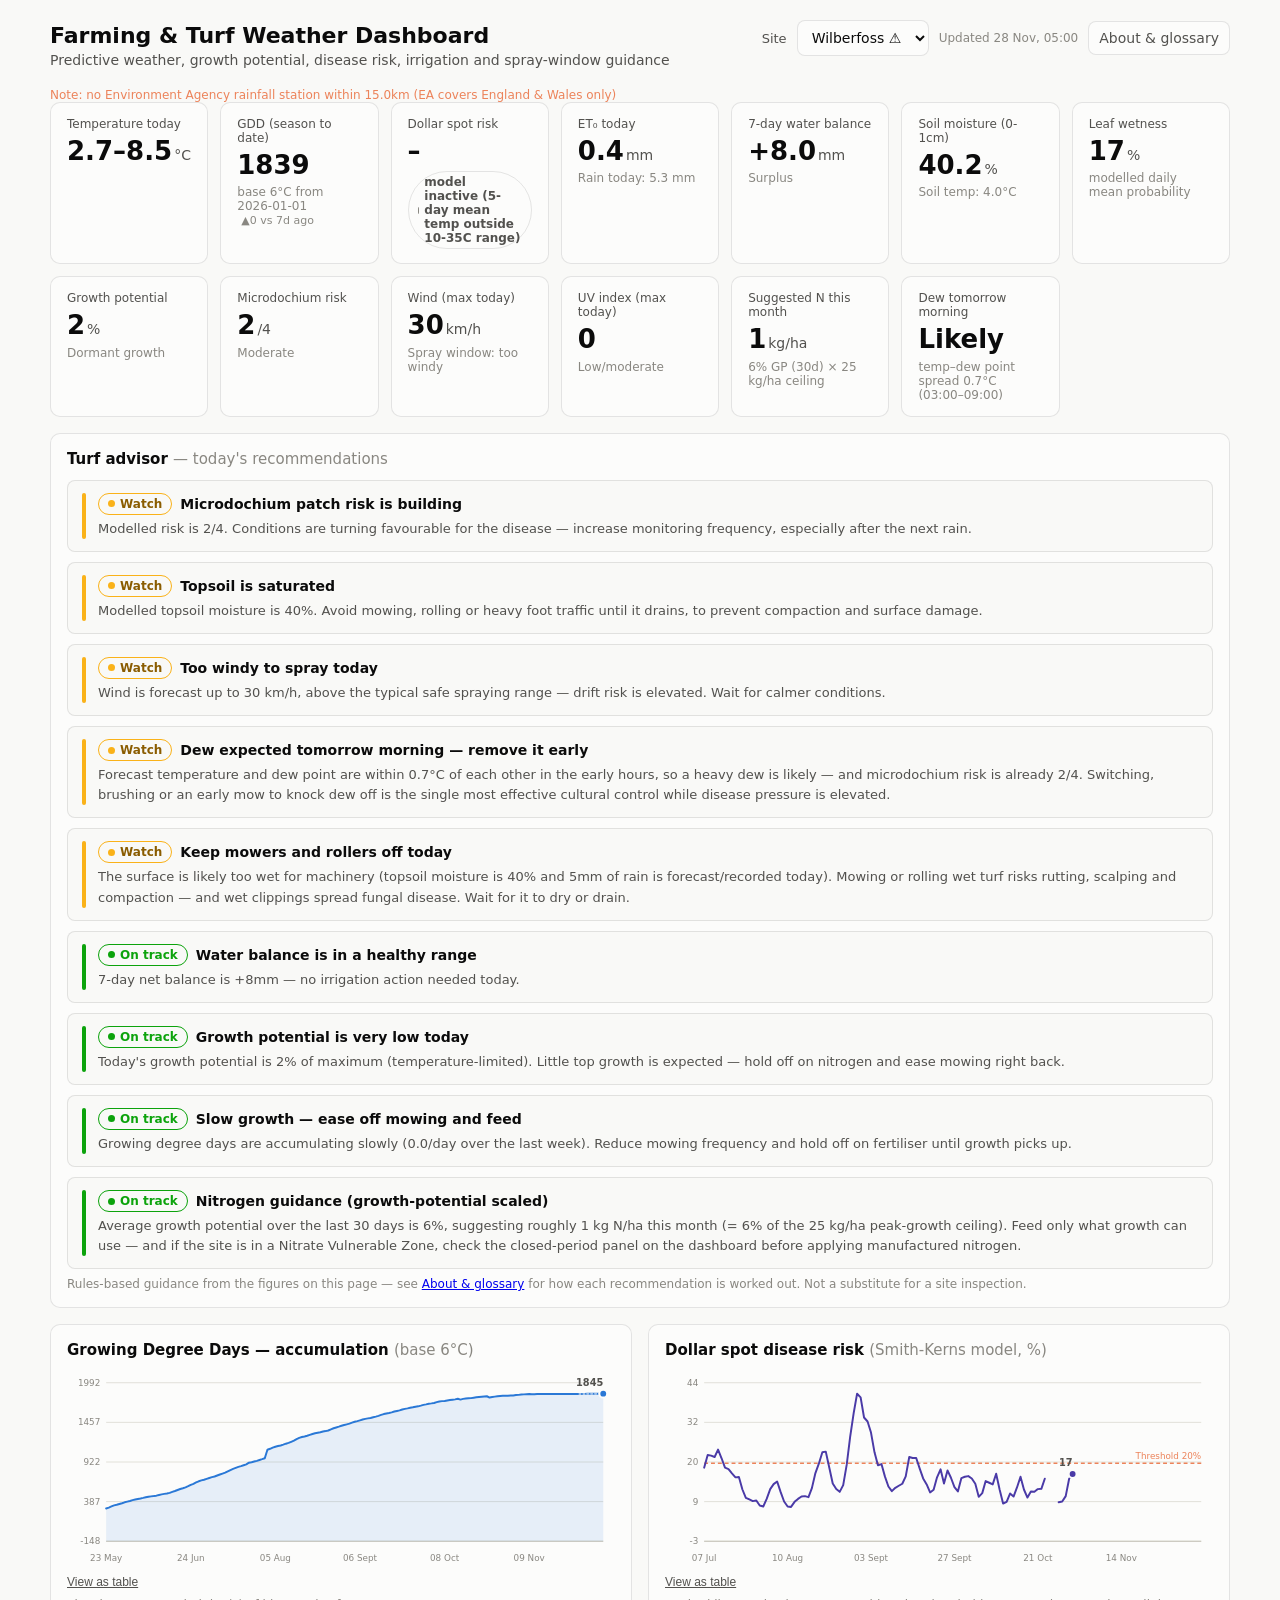
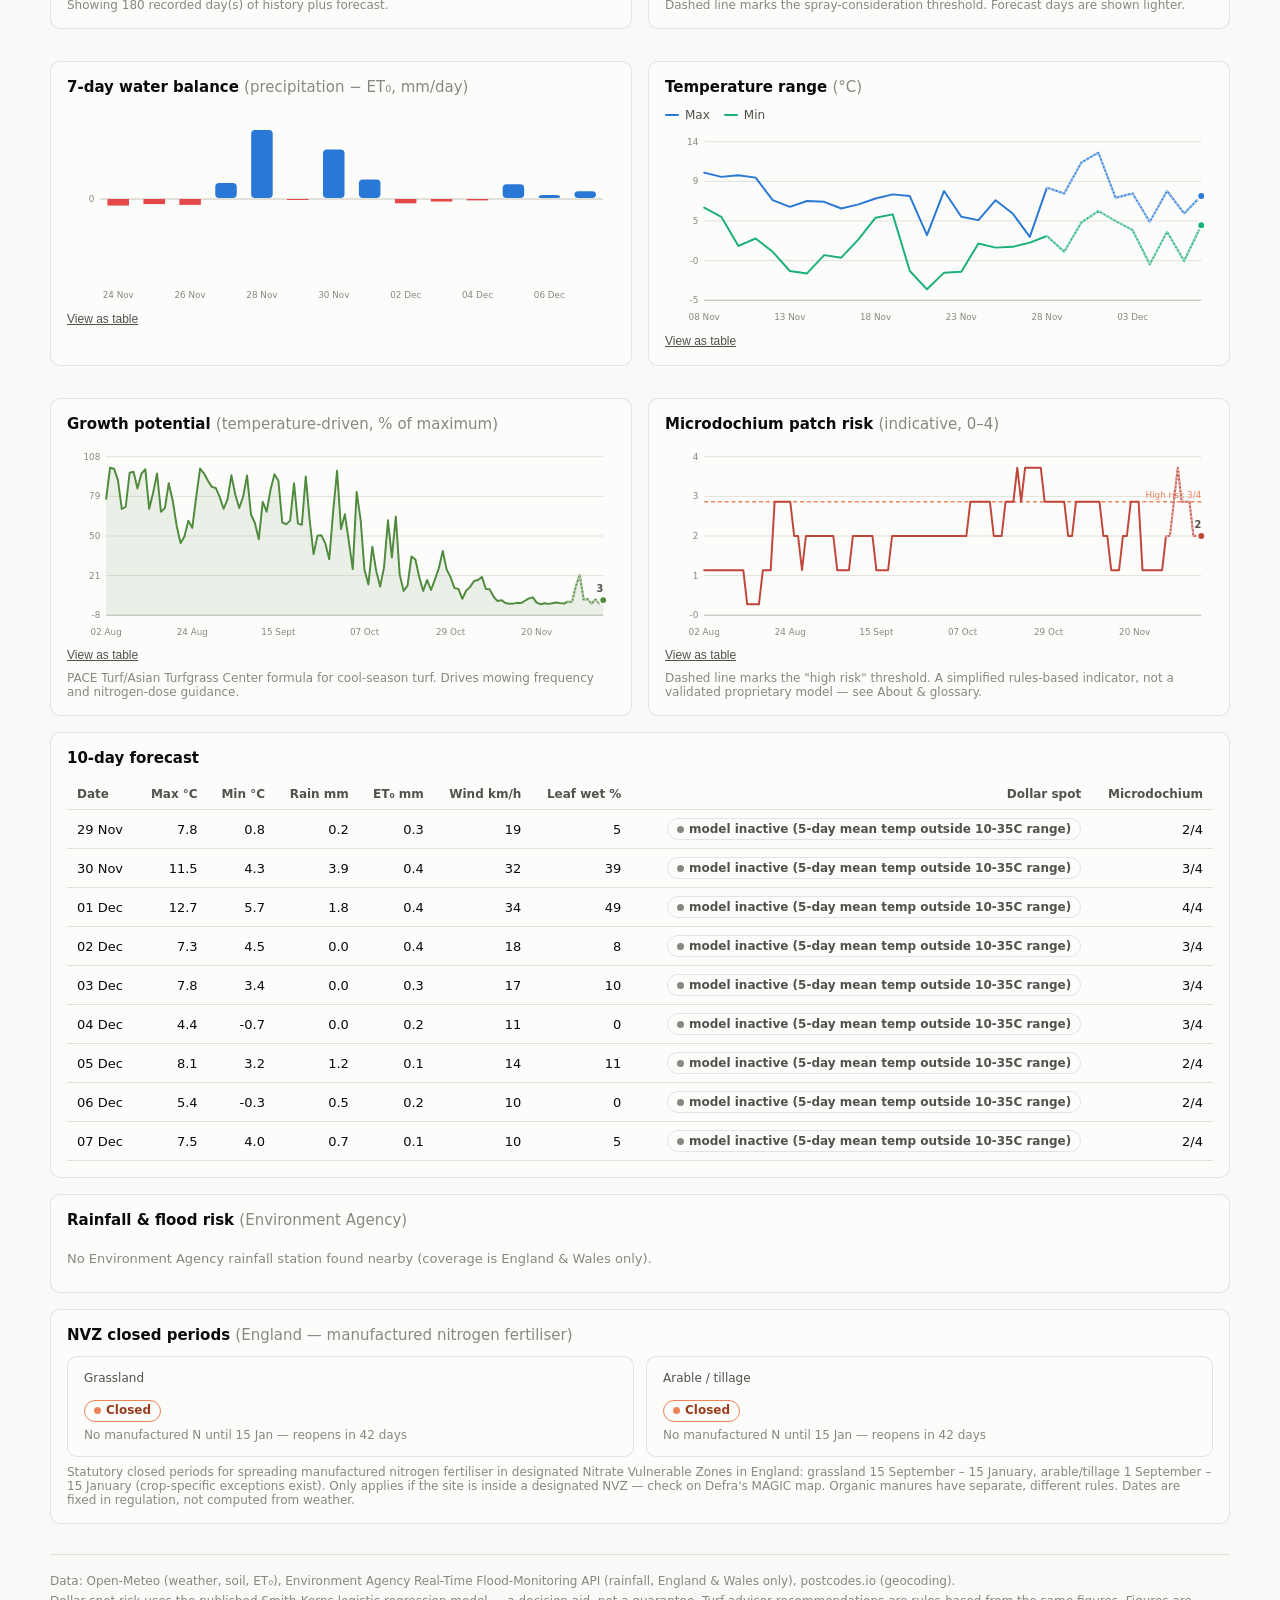
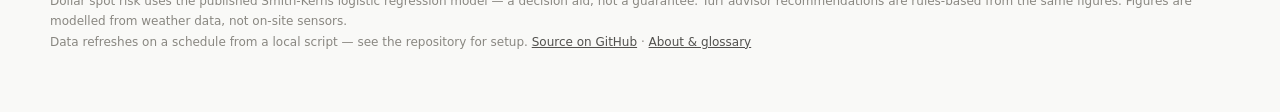
<file: index.html>
<!DOCTYPE html>
<html lang="en-GB">
<head>
<meta charset="UTF-8">
<meta name="viewport" content="width=device-width, initial-scale=1.0">
<title>Farming &amp; Turf Weather Dashboard</title>
<meta name="description" content="Predictive weather, GDD, disease risk and irrigation dashboard for turf and farming sites.">
<link rel="stylesheet" href="assets/style.css">
</head>
<body>
<div class="wrap">

  <header class="app-header">
    <div>
      <h1>Farming &amp; Turf Weather Dashboard</h1>
      <p class="sub">Predictive weather, growth potential, disease risk, irrigation and spray-window guidance</p>
    </div>
    <div class="controls">
      <label for="site-select" style="font-size:13px;color:var(--text-secondary);">Site</label>
      <select id="site-select"></select>
      <span class="updated-badge" id="updated-badge"></span>
      <a class="nav-link" href="about.html">About &amp; glossary</a>
    </div>
  </header>

  <div id="site-errors" class="site-errors" style="display:none;"></div>

  <div class="kpi-grid" id="kpi-grid"></div>

  <div class="card">
    <h2>Turf advisor <span class="unit">&mdash; today's recommendations</span></h2>
    <div id="advisor-list"></div>
    <div class="card-foot">Rules-based guidance from the figures on this page &mdash; see <a href="about.html">About &amp; glossary</a> for how each recommendation is worked out. Not a substitute for a site inspection.</div>
  </div>

  <div class="charts-grid">
    <div class="card">
      <h2>Growing Degree Days &mdash; accumulation <span class="unit">(base <span id="gdd-base">6</span>&deg;C)</span></h2>
      <div id="gdd-chart"></div>
      <button class="table-toggle" data-target="gdd-table">View as table</button>
      <div id="gdd-table"></div>
      <div class="card-foot" id="gdd-history-note"></div>
    </div>

    <div class="card">
      <h2>Dollar spot disease risk <span class="unit">(Smith-Kerns model, %)</span></h2>
      <div id="dollarspot-chart"></div>
      <button class="table-toggle" data-target="dollarspot-table">View as table</button>
      <div id="dollarspot-table"></div>
      <div class="card-foot">Dashed line marks the spray-consideration threshold. Forecast days are shown lighter.</div>
    </div>

    <div class="card">
      <h2>7-day water balance <span class="unit">(precipitation &minus; ET&#8320;, mm/day)</span></h2>
      <div id="waterbalance-chart"></div>
      <button class="table-toggle" data-target="waterbalance-table">View as table</button>
      <div id="waterbalance-table"></div>
    </div>

    <div class="card">
      <h2>Temperature range <span class="unit">(&deg;C)</span></h2>
      <div class="legend">
        <span class="key"><span class="line-swatch" style="background:var(--series-1)"></span>Max</span>
        <span class="key"><span class="line-swatch" style="background:var(--series-2)"></span>Min</span>
      </div>
      <div id="temp-chart"></div>
      <button class="table-toggle" data-target="temp-table">View as table</button>
      <div id="temp-table"></div>
    </div>

    <div class="card">
      <h2>Growth potential <span class="unit">(temperature-driven, % of maximum)</span></h2>
      <div id="gp-chart"></div>
      <button class="table-toggle" data-target="gp-table">View as table</button>
      <div id="gp-table"></div>
      <div class="card-foot">PACE Turf/Asian Turfgrass Center formula for cool-season turf. Drives mowing frequency and nitrogen-dose guidance.</div>
    </div>

    <div class="card">
      <h2>Microdochium patch risk <span class="unit">(indicative, 0&ndash;4)</span></h2>
      <div id="microdochium-chart"></div>
      <button class="table-toggle" data-target="microdochium-table">View as table</button>
      <div id="microdochium-table"></div>
      <div class="card-foot">Dashed line marks the "high risk" threshold. A simplified rules-based indicator, not a validated proprietary model &mdash; see About &amp; glossary.</div>
    </div>
  </div>

  <div class="card">
    <h2>10-day forecast</h2>
    <div class="forecast-table-wrap" id="forecast-table-wrap"></div>
  </div>

  <div class="card">
    <h2>Rainfall &amp; flood risk <span class="unit">(Environment Agency)</span></h2>
    <div id="flood-panel"></div>
  </div>

  <div class="card">
    <h2>NVZ closed periods <span class="unit">(England &mdash; manufactured nitrogen fertiliser)</span></h2>
    <div id="nvz-panel"></div>
    <div class="card-foot">Statutory closed periods for spreading manufactured nitrogen fertiliser in designated Nitrate Vulnerable Zones in England: grassland 15 September &ndash; 15 January, arable/tillage 1 September &ndash; 15 January (crop-specific exceptions exist). Only applies if the site is inside a designated NVZ &mdash; check on Defra's MAGIC map. Organic manures have separate, different rules. Dates are fixed in regulation, not computed from weather.</div>
  </div>

  <footer class="app-footer">
    <div id="sources-line">Data: Open-Meteo (weather, soil, ET&#8320;), Environment Agency Real-Time Flood-Monitoring API (rainfall, England &amp; Wales only), postcodes.io (geocoding).</div>
    <div>Dollar spot risk uses the published Smith-Kerns logistic regression model &mdash; a decision aid, not a guarantee. Turf advisor recommendations are rules-based from the same figures. Figures are modelled from weather data, not on-site sensors.</div>
    <div>Data refreshes on a schedule from a local script &mdash; see the repository for setup. <a href="https://github.com/" id="repo-link" target="_blank" rel="noopener">Source on GitHub</a> &middot; <a href="about.html">About &amp; glossary</a></div>
  </footer>

</div>

<div class="chart-tooltip" id="tooltip"></div>

<script>
(function () {
  "use strict";

  const HISTORY_CHART_DAYS = 180; // cap long-run trend charts to a readable window

  const tooltip = document.getElementById("tooltip");
  function showTooltip(evt, html) {
    tooltip.innerHTML = html;
    tooltip.style.display = "block";
    tooltip.style.left = (evt.clientX + 14) + "px";
    tooltip.style.top = (evt.clientY + 14) + "px";
  }
  function hideTooltip() { tooltip.style.display = "none"; }

  function fmt(n, digits) {
    if (n === null || n === undefined || Number.isNaN(n)) return "–";
    return Number(n).toFixed(digits === undefined ? 1 : digits);
  }
  function fmtDate(iso) {
    const d = new Date(iso + "T00:00:00");
    return d.toLocaleDateString("en-GB", { day: "2-digit", month: "short" });
  }
  function capitalize(s) {
    if (!s) return "";
    return s.charAt(0).toUpperCase() + s.slice(1);
  }
  function sprayWindowLabel(sw) {
    if (!sw || !sw.status) return "";
    const map = { good: "Spray window: good", too_windy: "Spray window: too windy", too_still: "Spray window: too still" };
    let label = map[sw.status] || "";
    if (sw.status === "good" && sw.rain_caveat) label += " (rain forecast)";
    return label;
  }

  // ---------------------------------------------------------------------
  // Generic SVG line chart (1-2 series), with hover crosshair + tooltip
  // ---------------------------------------------------------------------
  function lineChart(container, rows, series, opts) {
    opts = opts || {};
    const W = 560, H = 200, padL = 40, padR = 12, padT = 12, padB = 26;
    const plotW = W - padL - padR, plotH = H - padT - padB;

    const allVals = [];
    rows.forEach(r => series.forEach(s => { const v = s.get(r); if (v !== null && v !== undefined) allVals.push(v); }));
    if (opts.thresholdY !== undefined && opts.thresholdY !== null) allVals.push(opts.thresholdY);
    let vMin = Math.min(0, ...allVals), vMax = Math.max(...allVals, 1);
    if (vMin === vMax) { vMax = vMin + 1; }
    const pad = (vMax - vMin) * 0.08;
    vMin -= pad; vMax += pad;
    if (opts.minZero) vMin = Math.min(vMin, 0);

    const n = rows.length;
    const x = i => padL + (n <= 1 ? 0 : (i / (n - 1)) * plotW);
    const y = v => padT + plotH - ((v - vMin) / (vMax - vMin)) * plotH;

    let svg = `<svg class="chart" viewBox="0 0 ${W} ${H}" role="img" aria-label="${opts.ariaLabel || ""}">`;

    // gridlines (4 horizontal)
    const steps = 4;
    for (let i = 0; i <= steps; i++) {
      const v = vMin + (i / steps) * (vMax - vMin);
      const yy = y(v);
      svg += `<line x1="${padL}" y1="${yy}" x2="${W - padR}" y2="${yy}" stroke="var(--gridline)" stroke-width="1"/>`;
      svg += `<text x="${padL - 6}" y="${yy + 3}" text-anchor="end" font-size="9" fill="var(--text-muted)">${fmt(v, opts.yDigits === undefined ? 0 : opts.yDigits)}</text>`;
    }

    // baseline
    svg += `<line x1="${padL}" y1="${padT + plotH}" x2="${W - padR}" y2="${padT + plotH}" stroke="var(--baseline)" stroke-width="1"/>`;

    // threshold reference line
    if (opts.thresholdY !== undefined && opts.thresholdY !== null) {
      const ty = y(opts.thresholdY);
      svg += `<line x1="${padL}" y1="${ty}" x2="${W - padR}" y2="${ty}" stroke="var(--status-serious)" stroke-width="1.5" stroke-dasharray="4,3"/>`;
      svg += `<text x="${W - padR}" y="${ty - 4}" text-anchor="end" font-size="9" fill="var(--status-serious)">${opts.thresholdLabel || ""}</text>`;
    }

    // x-axis labels (sparse)
    const labelEvery = Math.max(1, Math.ceil(n / 6));
    for (let i = 0; i < n; i += labelEvery) {
      svg += `<text x="${x(i)}" y="${H - 6}" text-anchor="middle" font-size="9" fill="var(--text-muted)">${fmtDate(rows[i].date)}</text>`;
    }

    // series
    series.forEach((s) => {
      let d = "", started = false;
      const pts = [];
      rows.forEach((r, i) => {
        const v = s.get(r);
        if (v === null || v === undefined) { started = false; return; }
        const px = x(i), py = y(v);
        d += (started ? " L " : " M ") + px.toFixed(1) + " " + py.toFixed(1);
        started = true;
        pts.push({ i, px, py, v, forecast: r.is_forecast });
      });
      if (opts.area) {
        const areaD = d + ` L ${x(n - 1).toFixed(1)} ${(padT + plotH).toFixed(1)} L ${x(0).toFixed(1)} ${(padT + plotH).toFixed(1)} Z`;
        svg += `<path d="${areaD}" fill="${s.color}" opacity="0.10" stroke="none"/>`;
      }
      // solid portion vs forecast (dashed) split: draw two paths using stroke-dasharray toggling is complex;
      // simplest robust approach: draw full line solid, then overlay forecast segment dashed in surface-matching tone.
      svg += `<path d="${d}" fill="none" stroke="${s.color}" stroke-width="2" stroke-linejoin="round" stroke-linecap="round"/>`;

      // forecast overlay (dim) for points flagged is_forecast
      const fIdx = pts.findIndex(p => p.forecast);
      if (fIdx > 0) {
        let fd = `M ${pts[fIdx - 1].px.toFixed(1)} ${pts[fIdx - 1].py.toFixed(1)}`;
        for (let k = fIdx; k < pts.length; k++) fd += ` L ${pts[k].px.toFixed(1)} ${pts[k].py.toFixed(1)}`;
        svg += `<path d="${fd}" fill="none" stroke="var(--surface-1)" stroke-width="2" stroke-linejoin="round" stroke-linecap="round" opacity="0.55" stroke-dasharray="1,3"/>`;
      }

      // end marker + label
      if (pts.length) {
        const last = pts[pts.length - 1];
        svg += `<circle cx="${last.px}" cy="${last.py}" r="4" fill="${s.color}" stroke="var(--surface-1)" stroke-width="2"/>`;
        if (opts.endLabel) {
          svg += `<text x="${last.px}" y="${last.py - 8}" text-anchor="end" font-size="10" font-weight="600" fill="var(--text-secondary)">${fmt(last.v, opts.yDigits === undefined ? 0 : opts.yDigits)}</text>`;
        }
      }

      // invisible hover targets
      pts.forEach(p => {
        svg += `<circle cx="${p.px}" cy="${p.py}" r="9" fill="transparent" data-i="${p.i}" data-v="${p.v}" data-color="${s.color}" data-series="${s.label}" class="hover-target"/>`;
      });
    });

    svg += `</svg>`;
    container.innerHTML = svg;

    container.querySelectorAll(".hover-target").forEach(el => {
      el.addEventListener("mousemove", (evt) => {
        const i = +el.dataset.i;
        const row = rows[i];
        const v = el.dataset.v;
        showTooltip(evt, `<strong>${fmtDate(row.date)}${row.is_forecast ? " (forecast)" : ""}</strong><br>${el.dataset.series}: ${fmt(v, opts.yDigits === undefined ? 1 : opts.yDigits)}${opts.unit || ""}`);
      });
      el.addEventListener("mouseleave", hideTooltip);
    });
  }

  // ---------------------------------------------------------------------
  // Diverging bar chart (single series, +/- around zero)
  // ---------------------------------------------------------------------
  function divergingBarChart(container, rows, getVal, opts) {
    opts = opts || {};
    const W = 560, H = 200, padL = 34, padR = 12, padT = 12, padB = 26;
    const plotW = W - padL - padR, plotH = H - padT - padB;
    const vals = rows.map(getVal).filter(v => v !== null && v !== undefined);
    let vMax = Math.max(1, ...vals.map(Math.abs));
    vMax *= 1.15;
    const n = rows.length;
    const bandW = plotW / n;
    const barW = Math.min(24, bandW * 0.6);
    const zeroY = padT + plotH / 2;
    const yFor = v => zeroY - (v / vMax) * (plotH / 2);

    let svg = `<svg class="chart" viewBox="0 0 ${W} ${H}" role="img" aria-label="${opts.ariaLabel || ""}">`;
    svg += `<line x1="${padL}" y1="${zeroY}" x2="${W - padR}" y2="${zeroY}" stroke="var(--baseline)" stroke-width="1"/>`;
    svg += `<text x="${padL - 6}" y="${zeroY + 3}" text-anchor="end" font-size="9" fill="var(--text-muted)">0</text>`;

    const labelEvery = Math.max(1, Math.ceil(n / 7));
    rows.forEach((r, i) => {
      const v = getVal(r);
      const cx = padL + bandW * i + bandW / 2;
      if (v !== null && v !== undefined) {
        const yv = yFor(v);
        const top = Math.min(yv, zeroY), h = Math.abs(yv - zeroY);
        const color = v >= 0 ? "var(--div-pos)" : "var(--div-neg)";
        const rTop = v >= 0 ? 4 : 0, rBot = v >= 0 ? 0 : 4;
        svg += `<rect x="${(cx - barW / 2).toFixed(1)}" y="${top.toFixed(1)}" width="${barW.toFixed(1)}" height="${Math.max(1, h - 1).toFixed(1)}" rx="${v>=0?4:0}" fill="${color}" data-i="${i}" data-v="${v}" class="hover-target-bar"/>`;
      }
      if (i % labelEvery === 0) {
        svg += `<text x="${cx}" y="${H - 6}" text-anchor="middle" font-size="9" fill="var(--text-muted)">${fmtDate(r.date)}</text>`;
      }
    });
    svg += `</svg>`;
    container.innerHTML = svg;
    container.querySelectorAll(".hover-target-bar").forEach(el => {
      el.addEventListener("mousemove", (evt) => {
        const i = +el.dataset.i, row = rows[i], v = +el.dataset.v;
        showTooltip(evt, `<strong>${fmtDate(row.date)}</strong><br>Net: ${v >= 0 ? "+" : ""}${fmt(v, 1)} mm (${v >= 0 ? "surplus" : "deficit"})`);
      });
      el.addEventListener("mouseleave", hideTooltip);
    });
  }

  // ---------------------------------------------------------------------
  // Table-view toggle wiring
  // ---------------------------------------------------------------------
  document.addEventListener("click", (evt) => {
    if (evt.target.classList.contains("table-toggle")) {
      const target = document.getElementById(evt.target.dataset.target);
      if (target) {
        const tbl = target.querySelector("table");
        if (tbl) {
          tbl.classList.toggle("shown");
          evt.target.textContent = tbl.classList.contains("shown") ? "Hide table" : "View as table";
        }
      }
    }
  });

  function buildTable(container, headers, rowsData) {
    let html = "<table class='data-table'><thead><tr>";
    headers.forEach(h => html += `<th>${h}</th>`);
    html += "</tr></thead><tbody>";
    rowsData.forEach(r => {
      html += "<tr>";
      r.forEach(c => html += `<td>${c}</td>`);
      html += "</tr>";
    });
    html += "</tbody></table>";
    container.innerHTML = html;
  }

  // ---------------------------------------------------------------------
  // KPI / stat tiles
  // ---------------------------------------------------------------------
  function statTile(label, valueHtml, footHtml) {
    return `<div class="stat-tile"><div class="label">${label}</div><div class="value">${valueHtml}</div>${footHtml ? `<div class="foot">${footHtml}</div>` : ""}</div>`;
  }

  function riskBadge(pct, status, threshold) {
    if (status && status !== "ok") {
      return `<span class="badge neutral"><span class="dot"></span>${status}</span>`;
    }
    if (pct === null || pct === undefined) return `<span class="badge neutral"><span class="dot"></span>no data</span>`;
    const cls = pct >= threshold ? "serious" : (pct >= threshold * 0.6 ? "warning" : "good");
    const word = pct >= threshold ? "elevated" : (pct >= threshold * 0.6 ? "watch" : "low");
    return `<span class="badge ${cls}"><span class="dot"></span>${word}</span>`;
  }

  function severityBadge(sev) {
    const map = { serious: ["serious", "Action"], warning: ["warning", "Watch"], good: ["good", "On track"] };
    const pair = map[sev] || ["neutral", sev || "unknown"];
    return `<span class="badge ${pair[0]}"><span class="dot"></span>${pair[1]}</span>`;
  }

  // ---------------------------------------------------------------------
  // Turf advisor recommendations
  // ---------------------------------------------------------------------
  function renderAdvisor(recommendations) {
    const el = document.getElementById("advisor-list");
    if (!recommendations || !recommendations.length) {
      el.innerHTML = `<div class="empty-note">No recommendations available for this site yet.</div>`;
      return;
    }
    el.innerHTML = `<div class="advisor-grid">` + recommendations.map(r => `
      <div class="advisor-item ${r.severity}">
        <div class="sev-bar"></div>
        <div class="advisor-body">
          <h3>${severityBadge(r.severity)} ${r.title}</h3>
          <p>${r.message}</p>
        </div>
      </div>`).join("") + `</div>`;
  }

  // ---------------------------------------------------------------------
  // History-vs-now trend badges (e.g. "▲12 vs 7d ago")
  // ---------------------------------------------------------------------
  function findHistoryDaysAgo(history, todayIso, daysAgo) {
    if (!history || !history.length) return null;
    const target = new Date(todayIso + "T00:00:00");
    target.setDate(target.getDate() - daysAgo);
    let best = null, bestDiff = Infinity;
    history.forEach(h => {
      const d = new Date(h.date + "T00:00:00");
      const diff = Math.abs(d - target);
      if (diff < bestDiff) { bestDiff = diff; best = h; }
    });
    // only use it if within 3 days of the target, otherwise there's no real data that far back yet
    return (best && bestDiff <= 3 * 86400000) ? best : null;
  }

  function trendNote(history, todayIso, daysAgo, key, digits, unit, formatDelta) {
    const past = findHistoryDaysAgo(history, todayIso, daysAgo);
    if (!past || past[key] === null || past[key] === undefined) return "";
    const pastVal = past[key];
    return ` <span class="trend-note">${formatDelta(pastVal)} vs ${daysAgo}d ago</span>`;
  }

  // ---------------------------------------------------------------------
  // Render a site's full dashboard
  // ---------------------------------------------------------------------
  function renderSite(data, history) {
    document.getElementById("site-errors").style.display = "none";
    if (data.errors && data.errors.length) {
      const box = document.getElementById("site-errors");
      box.style.display = "block";
      box.innerHTML = "Note: " + data.errors.join(" &middot; ");
    }

    const updated = new Date(data.generated_at);
    document.getElementById("updated-badge").textContent =
      "Updated " + updated.toLocaleString("en-GB", { day: "2-digit", month: "short", hour: "2-digit", minute: "2-digit" });
    document.getElementById("gdd-base").textContent = data.current.gdd_base_temp_c;

    renderAdvisor(data.recommendations);

    // ---- KPI tiles ----
    const c = data.current;
    const todayIso = c.date;
    const gddTrend = trendNote(history, todayIso, 7, "gdd_cumulative", 0, "", v => {
      const delta = c.gdd_season_total - v;
      return (delta >= 0 ? "▲" : "▼") + fmt(Math.abs(delta), 0);
    });
    const riskTrend = trendNote(history, todayIso, 7, "dollar_spot_risk_pct", 1, "pp", v => {
      const delta = c.dollar_spot_risk_pct - v;
      return (delta >= 0 ? "▲" : "▼") + fmt(Math.abs(delta), 1) + "pp";
    });

    const kpis = [];
    kpis.push(statTile("Temperature today", `${fmt(c.temp_min_c,1)}&ndash;${fmt(c.temp_max_c,1)}<span class="unit">&deg;C</span>`));
    kpis.push(statTile("GDD (season to date)", `${fmt(c.gdd_season_total,0)}`, `base ${c.gdd_base_temp_c}&deg;C from ${data.config.season_start}${c.gdd_season_total !== null ? gddTrend : ""}`));
    kpis.push(statTile("Dollar spot risk", `${c.dollar_spot_risk_pct !== null ? fmt(c.dollar_spot_risk_pct,1)+'<span class="unit">%</span>' : '&ndash;'}`, riskBadge(c.dollar_spot_risk_pct, c.dollar_spot_status, c.dollar_spot_threshold_pct) + (c.dollar_spot_risk_pct !== null ? riskTrend : "")));
    kpis.push(statTile("ET&#8320; today", `${fmt(c.et0_today_mm,1)}<span class="unit">mm</span>`, `Rain today: ${fmt(c.precip_today_mm,1)} mm`));
    kpis.push(statTile("7-day water balance", `${c.water_balance_7d.net_mm >= 0 ? "+" : ""}${fmt(c.water_balance_7d.net_mm,1)}<span class="unit">mm</span>`, c.water_balance_7d.state === "deficit" ? "Deficit &mdash; consider irrigation" : "Surplus"));
    kpis.push(statTile("Soil moisture (0-1cm)", c.soil_moisture_0_1cm !== null ? `${fmt(c.soil_moisture_0_1cm * 100,1)}<span class="unit">%</span>` : "&ndash;", c.soil_temperature_0cm_c !== null ? `Soil temp: ${fmt(c.soil_temperature_0cm_c,1)}&deg;C` : ""));
    kpis.push(statTile("Leaf wetness", c.leaf_wetness_pct !== null ? `${fmt(c.leaf_wetness_pct,0)}<span class="unit">%</span>` : "&ndash;", "modelled daily mean probability"));
    kpis.push(statTile("Growth potential", c.growth_potential_pct != null ? `${fmt(c.growth_potential_pct,0)}<span class="unit">%</span>` : "&ndash;", c.growth_potential_band ? capitalize(c.growth_potential_band) + " growth" : ""));
    kpis.push(statTile("Microdochium risk", c.microdochium_risk_score != null ? `${fmt(c.microdochium_risk_score,0)}<span class="unit">/4</span>` : "&ndash;", c.microdochium_risk_band ? capitalize(c.microdochium_risk_band) : ""));
    kpis.push(statTile("Wind (max today)", c.wind_speed_max_kmh != null ? `${fmt(c.wind_speed_max_kmh,0)}<span class="unit">km/h</span>` : "&ndash;", sprayWindowLabel(c.spray_window)));
    kpis.push(statTile("UV index (max today)", c.uv_index_max != null ? `${fmt(c.uv_index_max,0)}` : "&ndash;", c.uv_index_max != null && c.uv_index_max >= 6 ? "High &mdash; protect outdoor staff" : "Low/moderate"));
    const ng = c.nitrogen_guidance;
    kpis.push(statTile("Suggested N this month", ng && ng.suggested_monthly_n_kg_ha != null ? `${fmt(ng.suggested_monthly_n_kg_ha,0)}<span class="unit">kg/ha</span>` : "&ndash;",
      ng ? `${fmt(ng.mean_gp_30d_pct,0)}% GP (30d) &times; ${fmt(ng.max_monthly_n_kg_ha,0)} kg/ha ceiling` : ""));
    const dew = c.morning_dew;
    kpis.push(statTile("Dew tomorrow morning", dew ? (dew.dew_likely ? "Likely" : "Unlikely") : "&ndash;",
      dew ? `temp&ndash;dew point spread ${fmt(dew.min_spread_c,1)}&deg;C (03:00&ndash;09:00)` : ""));
    document.getElementById("kpi-grid").innerHTML = kpis.join("");

    // ---- Long-run trend base: prefer the accumulated history file over
    // just this run's daily_history, so charts keep growing across runs.
    // Falls back cleanly to daily_history if no history file exists yet.
    const hasHistory = Array.isArray(history) && history.length > 0;
    const trendBase = hasHistory ? history.slice(-HISTORY_CHART_DAYS) : data.daily_history;
    const trendSeries = trendBase.concat(data.forecast);
    const historyNote = document.getElementById("gdd-history-note");
    if (historyNote) {
      historyNote.textContent = hasHistory
        ? `Showing ${trendBase.length} recorded day(s) of history plus forecast.`
        : `Recorded history starts accumulating from the next scheduled run.`;
    }

    // ---- GDD chart ----
    lineChart(document.getElementById("gdd-chart"), trendSeries,
      [{ get: r => r.gdd_cumulative, color: "var(--series-1)", label: "GDD cumulative" }],
      { ariaLabel: "Growing degree days, season accumulation", yDigits: 0, endLabel: true, area: true, minZero: true });
    buildTable(document.getElementById("gdd-table"), ["Date", "GDD/day", "Cumulative"],
      trendSeries.map(r => [fmtDate(r.date) + (r.is_forecast ? " (f/c)" : ""), fmt(r.gdd_day,1), fmt(r.gdd_cumulative,1)]));

    // ---- Dollar spot chart ----
    const dsRows = trendSeries.filter(r => r.dollar_spot_risk_pct !== undefined);
    lineChart(document.getElementById("dollarspot-chart"), dsRows,
      [{ get: r => r.dollar_spot_risk_pct, color: "var(--series-5)", label: "Dollar spot risk" }],
      { ariaLabel: "Dollar spot disease risk percentage", yDigits: 0, unit: "%", endLabel: true,
        thresholdY: c.dollar_spot_threshold_pct, thresholdLabel: `Threshold ${c.dollar_spot_threshold_pct}%` });
    buildTable(document.getElementById("dollarspot-table"), ["Date", "Risk %", "5d mean RH", "5d mean temp"],
      dsRows.map(r => [fmtDate(r.date) + (r.is_forecast ? " (f/c)" : ""), r.dollar_spot_risk_pct !== null ? fmt(r.dollar_spot_risk_pct,1) : r.dollar_spot_status, fmt(r.dollar_spot_mean_rh_5d,1), fmt(r.dollar_spot_mean_temp_5d_c,1)]));

    // ---- Water balance chart (last 14 days incl forecast) ----
    const wbRows = trendSeries.slice(-14).map(r => ({ date: r.date, net: (r.precip_mm !== null && r.et0_mm !== null) ? (r.precip_mm - r.et0_mm) : null }));
    divergingBarChart(document.getElementById("waterbalance-chart"), wbRows, r => r.net, { ariaLabel: "Daily water balance, precipitation minus ET0" });
    buildTable(document.getElementById("waterbalance-table"), ["Date", "Net mm"],
      wbRows.map(r => [fmtDate(r.date), r.net !== null ? (r.net >= 0 ? "+" : "") + fmt(r.net,1) : "–"]));

    // ---- Temperature chart ----
    const tRows = trendBase.slice(-21).concat(data.forecast);
    lineChart(document.getElementById("temp-chart"), tRows,
      [{ get: r => r.temp_max_c, color: "var(--series-1)", label: "Max" }, { get: r => r.temp_min_c, color: "var(--series-2)", label: "Min" }],
      { ariaLabel: "Daily maximum and minimum temperature", yDigits: 0, unit: "°C" });
    buildTable(document.getElementById("temp-table"), ["Date", "Max °C", "Min °C"],
      tRows.map(r => [fmtDate(r.date) + (r.is_forecast ? " (f/c)" : ""), fmt(r.temp_max_c,1), fmt(r.temp_min_c,1)]));

    // ---- Growth potential chart ----
    const gpRows = trendSeries.filter(r => r.growth_potential_pct !== undefined);
    lineChart(document.getElementById("gp-chart"), gpRows,
      [{ get: r => r.growth_potential_pct, color: "var(--series-4)", label: "Growth potential" }],
      { ariaLabel: "Growth potential, percentage of maximum", yDigits: 0, unit: "%", endLabel: true, area: true });
    buildTable(document.getElementById("gp-table"), ["Date", "Growth potential %"],
      gpRows.map(r => [fmtDate(r.date) + (r.is_forecast ? " (f/c)" : ""), fmt(r.growth_potential_pct,0)]));

    // ---- Microdochium patch risk chart ----
    const MICRODOCHIUM_ACTION_SCORE = 3;
    const mdRows = trendSeries.filter(r => r.microdochium_risk_score !== undefined);
    lineChart(document.getElementById("microdochium-chart"), mdRows,
      [{ get: r => r.microdochium_risk_score, color: "var(--series-6)", label: "Microdochium risk" }],
      { ariaLabel: "Microdochium patch risk score, 0 to 4", yDigits: 0, unit: "/4", endLabel: true,
        thresholdY: MICRODOCHIUM_ACTION_SCORE, thresholdLabel: `High risk ${MICRODOCHIUM_ACTION_SCORE}/4` });
    buildTable(document.getElementById("microdochium-table"), ["Date", "Risk /4", "5d mean temp", "5d rain mm"],
      mdRows.map(r => [fmtDate(r.date) + (r.is_forecast ? " (f/c)" : ""), r.microdochium_risk_score !== null ? fmt(r.microdochium_risk_score,0) : (r.microdochium_status || "–"), fmt(r.microdochium_mean_temp_5d_c,1), fmt(r.microdochium_rain_5d_mm,1)]));

    // ---- Forecast table ----
    let fHtml = `<table class="forecast-table"><thead><tr><th>Date</th><th>Max &deg;C</th><th>Min &deg;C</th><th>Rain mm</th><th>ET&#8320; mm</th><th>Wind km/h</th><th>Leaf wet %</th><th>Dollar spot</th><th>Microdochium</th></tr></thead><tbody>`;
    data.forecast.forEach(r => {
      fHtml += `<tr><td>${fmtDate(r.date)}</td><td>${fmt(r.temp_max_c,1)}</td><td>${fmt(r.temp_min_c,1)}</td><td>${fmt(r.precip_mm,1)}</td><td>${fmt(r.et0_mm,1)}</td><td>${r.wind_speed_max_kmh !== null && r.wind_speed_max_kmh !== undefined ? fmt(r.wind_speed_max_kmh,0) : "–"}</td><td>${r.leaf_wetness_pct !== null ? fmt(r.leaf_wetness_pct,0) : "–"}</td><td>${riskBadge(r.dollar_spot_risk_pct, r.dollar_spot_status, c.dollar_spot_threshold_pct)}</td><td>${r.microdochium_risk_score !== null && r.microdochium_risk_score !== undefined ? fmt(r.microdochium_risk_score,0) + "/4" : "–"}</td></tr>`;
    });
    fHtml += "</tbody></table>";
    document.getElementById("forecast-table-wrap").innerHTML = fHtml;

    // ---- Flood panel ----
    const floodEl = document.getElementById("flood-panel");
    if (data.flood) {
      const fl = data.flood;
      floodEl.innerHTML = `<div class="flood-grid">
        ${statTile("Nearest station", fl.station_label || fl.station_reference, `${fmt(fl.distance_km,1)} km away`)}
        ${statTile("Latest reading", fl.latest_reading_mm !== null ? fmt(fl.latest_reading_mm,1) + '<span class="unit">mm</span>' : "&ndash;", fl.latest_reading_time ? new Date(fl.latest_reading_time).toLocaleString("en-GB",{day:"2-digit",month:"short",hour:"2-digit",minute:"2-digit"}) : "")}
        ${statTile("Last 24 hours", fl.rainfall_last_24h_mm !== null ? fmt(fl.rainfall_last_24h_mm,1) + '<span class="unit">mm</span>' : "&ndash;", "rolling total")}
      </div>`;
    } else {
      floodEl.innerHTML = `<div class="empty-note">No Environment Agency rainfall station found nearby (coverage is England &amp; Wales only).</div>`;
    }
  }

  // ---------------------------------------------------------------------
  // Boot: load manifest, populate selector, load first site
  // ---------------------------------------------------------------------
  const siteCache = {};
  function loadSite(slug) {
    if (siteCache[slug]) { renderSite(siteCache[slug].data, siteCache[slug].history); return; }
    const dataP = fetch(`data/sites/${slug}.json?t=${Date.now()}`, { cache: "no-store" }).then(r => r.json());
    const histP = fetch(`data/sites/${slug}-history.json?t=${Date.now()}`, { cache: "no-store" })
      .then(r => r.ok ? r.json() : null)
      .catch(() => null);
    Promise.all([dataP, histP])
      .then(([data, history]) => {
        siteCache[slug] = { data, history: Array.isArray(history) ? history : null };
        renderSite(data, siteCache[slug].history);
      })
      .catch(err => {
        document.getElementById("site-errors").style.display = "block";
        document.getElementById("site-errors").textContent = "Could not load data for this site: " + err;
      });
  }

  fetch(`data/index.json?t=${Date.now()}`, { cache: "no-store" })
    .then(r => r.json())
    .then(manifest => {
      const select = document.getElementById("site-select");
      manifest.sites.forEach(s => {
        const opt = document.createElement("option");
        opt.value = s.slug;
        const marker = s.status !== "ok" ? " ⚠" : (s.top_severity === "serious" ? " 🔴" : (s.top_severity === "warning" ? " 🟡" : ""));
        opt.textContent = s.name + marker;
        select.appendChild(opt);
      });
      select.addEventListener("change", () => loadSite(select.value));
      if (manifest.sites.length) loadSite(manifest.sites[0].slug);
      else {
        const el = document.getElementById("site-errors");
        el.style.display = "block";
        el.innerHTML = "No sites configured yet.";
      }
    })
    .catch(err => {
      document.getElementById("site-errors").style.display = "block";
      document.getElementById("site-errors").textContent = "Could not load the site list (data/index.json): " + err;
    });

  // ---------------------------------------------------------------------
  // NVZ closed-period panel (England, manufactured nitrogen). Static
  // regulation dates, computed against today's date in the browser --
  // no data pipeline involvement, so it is always current.
  // ---------------------------------------------------------------------
  (function renderNvz() {
    const el = document.getElementById("nvz-panel");
    if (!el) return;
    const now = new Date();
    const y = now.getFullYear();
    const DAY = 86400000;

    function periodStatus(label, startMonth, startDay) {
      // Closed period runs (startDay startMonth) -> 15 January (next year).
      let start = new Date(y, startMonth - 1, startDay);
      let end = new Date(y + 1, 0, 15, 23, 59, 59);
      if (now < start) {
        // we may still be inside LAST year's period (1-15 January)
        const prevEnd = new Date(y, 0, 15, 23, 59, 59);
        if (now <= prevEnd) { start = new Date(y - 1, startMonth - 1, startDay); end = prevEnd; }
      }
      const inPeriod = now >= start && now <= end;
      const days = Math.ceil(((inPeriod ? end : start) - now) / DAY);
      return { label, inPeriod, days };
    }

    const rows = [periodStatus("Grassland", 9, 15), periodStatus("Arable / tillage", 9, 1)];
    el.innerHTML = `<div class="flood-grid">` + rows.map(p => statTile(
      p.label,
      p.inPeriod ? `<span class="badge serious"><span class="dot"></span>Closed</span>`
                 : `<span class="badge good"><span class="dot"></span>Open</span>`,
      p.inPeriod ? `No manufactured N until 15 Jan &mdash; reopens in ${p.days} day${p.days === 1 ? "" : "s"}`
                 : `Closed period starts in ${p.days} day${p.days === 1 ? "" : "s"}`
    )).join("") + `</div>`;
  })();

  // Best-effort: fill the footer repo link from the page's own location if served from GitHub Pages
  try {
    const host = location.hostname; // e.g. username.github.io
    const path = location.pathname.split("/").filter(Boolean); // [repo, ...]
    if (host.endsWith("github.io") && path.length) {
      const user = host.split(".")[0];
      document.getElementById("repo-link").href = `https://github.com/${user}/${path[0]}`;
    }
  } catch (e) { /* non-critical */ }
})();
</script>
</body>
</html>
</file>
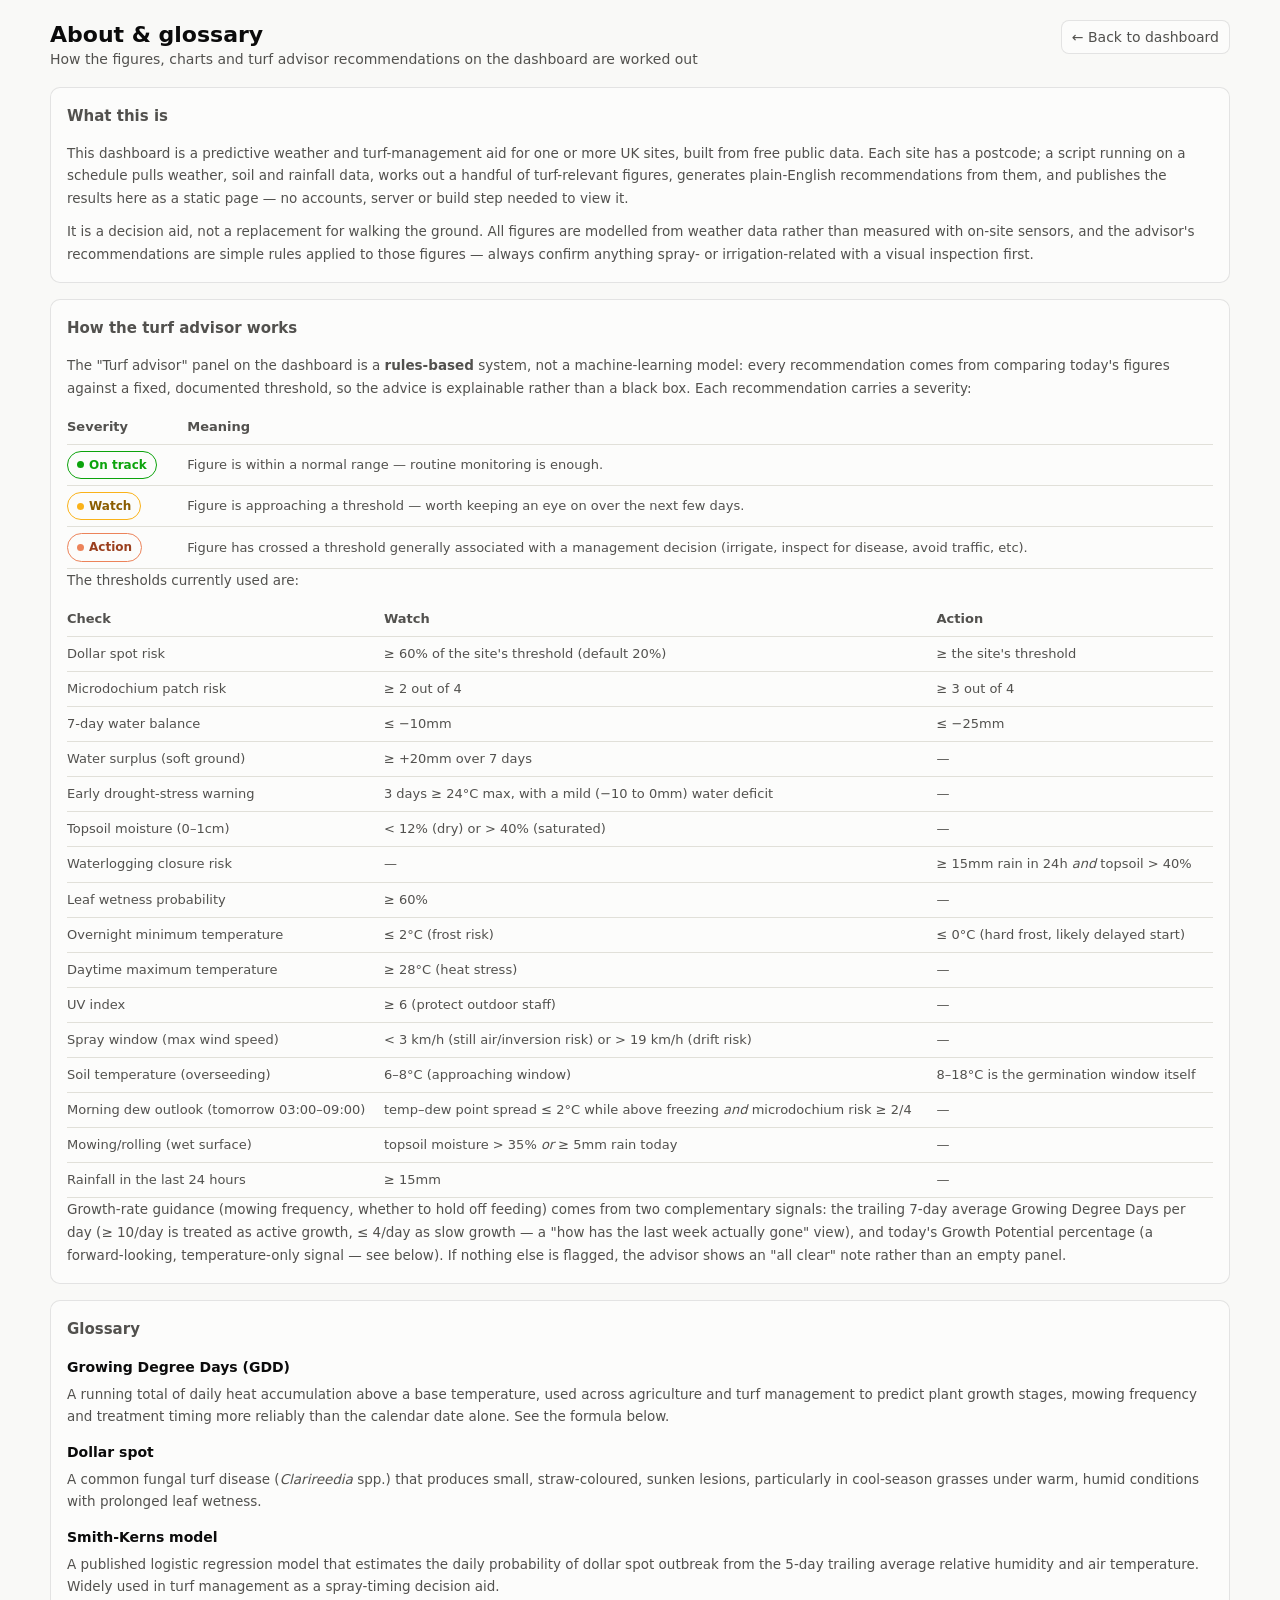
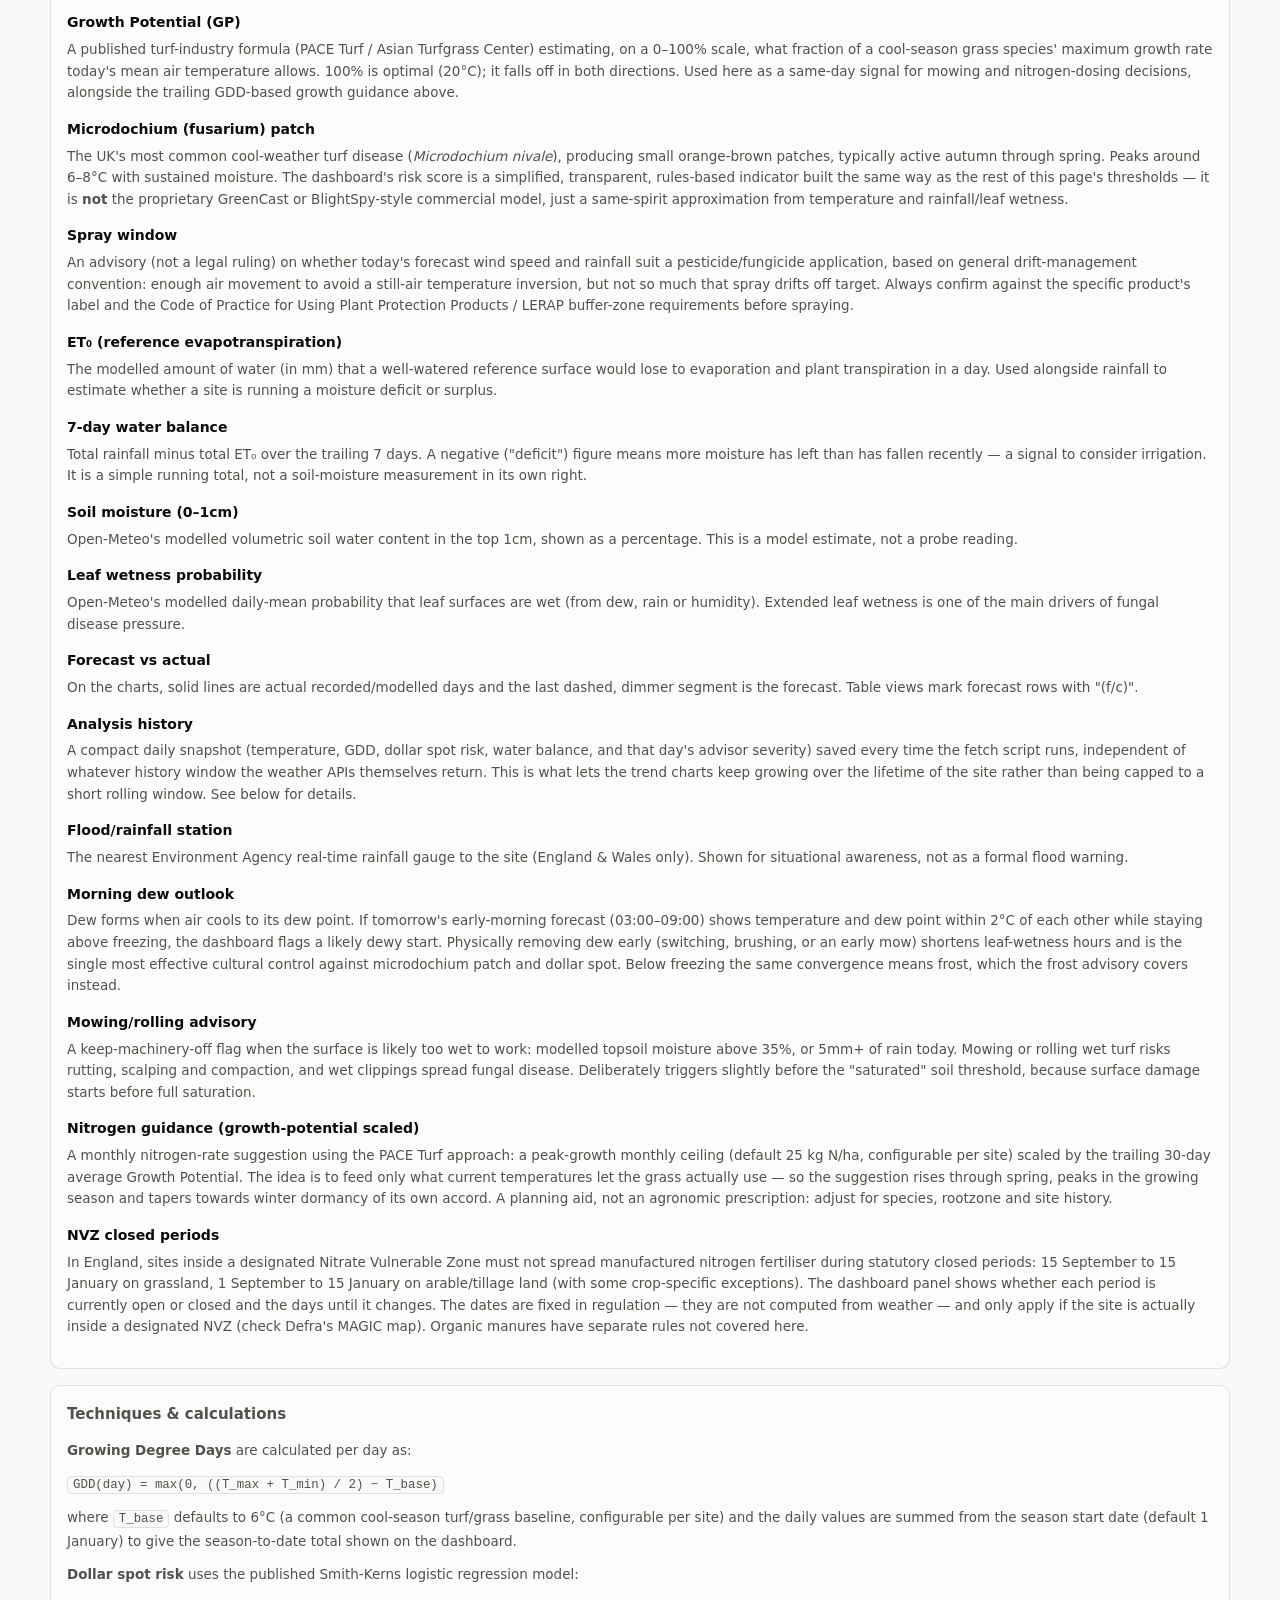
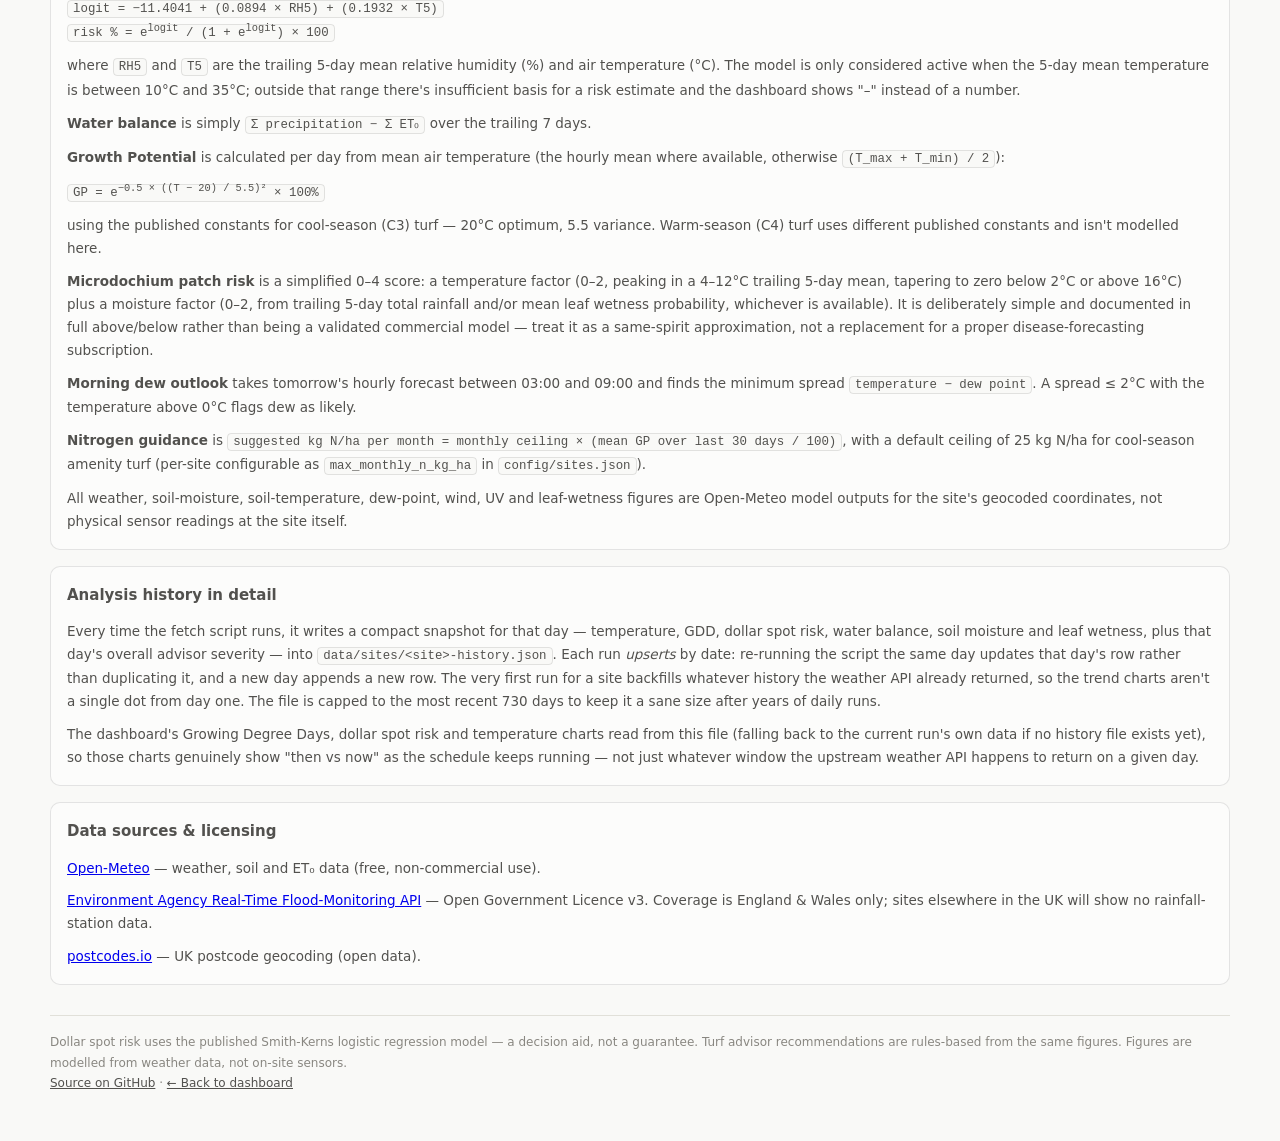
<file: about.html>
<!DOCTYPE html>
<html lang="en-GB">
<head>
<meta charset="UTF-8">
<meta name="viewport" content="width=device-width, initial-scale=1.0">
<title>About &amp; glossary — Farming &amp; Turf Weather Dashboard</title>
<meta name="description" content="How the Farming & Turf Weather Dashboard's advisor, growing degree days, disease risk and history charts are calculated, plus a glossary of terms.">
<link rel="stylesheet" href="assets/style.css">
</head>
<body>
<div class="wrap">

  <header class="app-header">
    <div>
      <h1>About &amp; glossary</h1>
      <p class="sub">How the figures, charts and turf advisor recommendations on the dashboard are worked out</p>
    </div>
    <div class="controls">
      <a class="nav-link" href="index.html">&larr; Back to dashboard</a>
    </div>
  </header>

  <div class="card about-prose">
    <h2>What this is</h2>
    <p>This dashboard is a predictive weather and turf-management aid for one or more UK sites, built from free public data. Each site has a postcode; a script running on a schedule pulls weather, soil and rainfall data, works out a handful of turf-relevant figures, generates plain-English recommendations from them, and publishes the results here as a static page &mdash; no accounts, server or build step needed to view it.</p>
    <p>It is a decision aid, not a replacement for walking the ground. All figures are modelled from weather data rather than measured with on-site sensors, and the advisor's recommendations are simple rules applied to those figures &mdash; always confirm anything spray- or irrigation-related with a visual inspection first.</p>
  </div>

  <div class="card about-prose">
    <h2>How the turf advisor works</h2>
    <p>The "Turf advisor" panel on the dashboard is a <strong>rules-based</strong> system, not a machine-learning model: every recommendation comes from comparing today's figures against a fixed, documented threshold, so the advice is explainable rather than a black box. Each recommendation carries a severity:</p>
    <table class="threshold-table">
      <thead><tr><th>Severity</th><th>Meaning</th></tr></thead>
      <tbody>
        <tr><td><span class="badge good"><span class="dot"></span>On track</span></td><td>Figure is within a normal range &mdash; routine monitoring is enough.</td></tr>
        <tr><td><span class="badge warning"><span class="dot"></span>Watch</span></td><td>Figure is approaching a threshold &mdash; worth keeping an eye on over the next few days.</td></tr>
        <tr><td><span class="badge serious"><span class="dot"></span>Action</span></td><td>Figure has crossed a threshold generally associated with a management decision (irrigate, inspect for disease, avoid traffic, etc).</td></tr>
      </tbody>
    </table>
    <p>The thresholds currently used are:</p>
    <table class="threshold-table">
      <thead><tr><th>Check</th><th>Watch</th><th>Action</th></tr></thead>
      <tbody>
        <tr><td>Dollar spot risk</td><td>&ge; 60% of the site's threshold (default 20%)</td><td>&ge; the site's threshold</td></tr>
        <tr><td>Microdochium patch risk</td><td>&ge; 2 out of 4</td><td>&ge; 3 out of 4</td></tr>
        <tr><td>7-day water balance</td><td>&le; &minus;10mm</td><td>&le; &minus;25mm</td></tr>
        <tr><td>Water surplus (soft ground)</td><td>&ge; +20mm over 7 days</td><td>&mdash;</td></tr>
        <tr><td>Early drought-stress warning</td><td>3 days &ge; 24&deg;C max, with a mild (&minus;10 to 0mm) water deficit</td><td>&mdash;</td></tr>
        <tr><td>Topsoil moisture (0&ndash;1cm)</td><td>&lt; 12% (dry) or &gt; 40% (saturated)</td><td>&mdash;</td></tr>
        <tr><td>Waterlogging closure risk</td><td>&mdash;</td><td>&ge; 15mm rain in 24h <em>and</em> topsoil &gt; 40%</td></tr>
        <tr><td>Leaf wetness probability</td><td>&ge; 60%</td><td>&mdash;</td></tr>
        <tr><td>Overnight minimum temperature</td><td>&le; 2&deg;C (frost risk)</td><td>&le; 0&deg;C (hard frost, likely delayed start)</td></tr>
        <tr><td>Daytime maximum temperature</td><td>&ge; 28&deg;C (heat stress)</td><td>&mdash;</td></tr>
        <tr><td>UV index</td><td>&ge; 6 (protect outdoor staff)</td><td>&mdash;</td></tr>
        <tr><td>Spray window (max wind speed)</td><td>&lt; 3 km/h (still air/inversion risk) or &gt; 19 km/h (drift risk)</td><td>&mdash;</td></tr>
        <tr><td>Soil temperature (overseeding)</td><td>6&ndash;8&deg;C (approaching window)</td><td>8&ndash;18&deg;C is the germination window itself</td></tr>
        <tr><td>Morning dew outlook (tomorrow 03:00&ndash;09:00)</td><td>temp&ndash;dew point spread &le; 2&deg;C while above freezing <em>and</em> microdochium risk &ge; 2/4</td><td>&mdash;</td></tr>
        <tr><td>Mowing/rolling (wet surface)</td><td>topsoil moisture &gt; 35% <em>or</em> &ge; 5mm rain today</td><td>&mdash;</td></tr>
        <tr><td>Rainfall in the last 24 hours</td><td>&ge; 15mm</td><td>&mdash;</td></tr>
      </tbody>
    </table>
    <p>Growth-rate guidance (mowing frequency, whether to hold off feeding) comes from two complementary signals: the trailing 7-day average Growing Degree Days per day (&ge; 10/day is treated as active growth, &le; 4/day as slow growth &mdash; a "how has the last week actually gone" view), and today's Growth Potential percentage (a forward-looking, temperature-only signal &mdash; see below). If nothing else is flagged, the advisor shows an "all clear" note rather than an empty panel.</p>
  </div>

  <div class="card about-prose">
    <h2>Glossary</h2>
    <dl class="glossary">
      <dt>Growing Degree Days (GDD)</dt>
      <dd>A running total of daily heat accumulation above a base temperature, used across agriculture and turf management to predict plant growth stages, mowing frequency and treatment timing more reliably than the calendar date alone. See the formula below.</dd>

      <dt>Dollar spot</dt>
      <dd>A common fungal turf disease (<em>Clarireedia</em> spp.) that produces small, straw-coloured, sunken lesions, particularly in cool-season grasses under warm, humid conditions with prolonged leaf wetness.</dd>

      <dt>Smith-Kerns model</dt>
      <dd>A published logistic regression model that estimates the daily probability of dollar spot outbreak from the 5-day trailing average relative humidity and air temperature. Widely used in turf management as a spray-timing decision aid.</dd>

      <dt>Growth Potential (GP)</dt>
      <dd>A published turf-industry formula (PACE Turf / Asian Turfgrass Center) estimating, on a 0&ndash;100% scale, what fraction of a cool-season grass species' maximum growth rate today's mean air temperature allows. 100% is optimal (20&deg;C); it falls off in both directions. Used here as a same-day signal for mowing and nitrogen-dosing decisions, alongside the trailing GDD-based growth guidance above.</dd>

      <dt>Microdochium (fusarium) patch</dt>
      <dd>The UK's most common cool-weather turf disease (<em>Microdochium nivale</em>), producing small orange-brown patches, typically active autumn through spring. Peaks around 6&ndash;8&deg;C with sustained moisture. The dashboard's risk score is a simplified, transparent, rules-based indicator built the same way as the rest of this page's thresholds &mdash; it is <strong>not</strong> the proprietary GreenCast or BlightSpy-style commercial model, just a same-spirit approximation from temperature and rainfall/leaf wetness.</dd>

      <dt>Spray window</dt>
      <dd>An advisory (not a legal ruling) on whether today's forecast wind speed and rainfall suit a pesticide/fungicide application, based on general drift-management convention: enough air movement to avoid a still-air temperature inversion, but not so much that spray drifts off target. Always confirm against the specific product's label and the Code of Practice for Using Plant Protection Products / LERAP buffer-zone requirements before spraying.</dd>

      <dt>ET&#8320; (reference evapotranspiration)</dt>
      <dd>The modelled amount of water (in mm) that a well-watered reference surface would lose to evaporation and plant transpiration in a day. Used alongside rainfall to estimate whether a site is running a moisture deficit or surplus.</dd>

      <dt>7-day water balance</dt>
      <dd>Total rainfall minus total ET&#8320; over the trailing 7 days. A negative ("deficit") figure means more moisture has left than has fallen recently &mdash; a signal to consider irrigation. It is a simple running total, not a soil-moisture measurement in its own right.</dd>

      <dt>Soil moisture (0&ndash;1cm)</dt>
      <dd>Open-Meteo's modelled volumetric soil water content in the top 1cm, shown as a percentage. This is a model estimate, not a probe reading.</dd>

      <dt>Leaf wetness probability</dt>
      <dd>Open-Meteo's modelled daily-mean probability that leaf surfaces are wet (from dew, rain or humidity). Extended leaf wetness is one of the main drivers of fungal disease pressure.</dd>

      <dt>Forecast vs actual</dt>
      <dd>On the charts, solid lines are actual recorded/modelled days and the last dashed, dimmer segment is the forecast. Table views mark forecast rows with "(f/c)".</dd>

      <dt>Analysis history</dt>
      <dd>A compact daily snapshot (temperature, GDD, dollar spot risk, water balance, and that day's advisor severity) saved every time the fetch script runs, independent of whatever history window the weather APIs themselves return. This is what lets the trend charts keep growing over the lifetime of the site rather than being capped to a short rolling window. See below for details.</dd>

      <dt>Flood/rainfall station</dt>
      <dd>The nearest Environment Agency real-time rainfall gauge to the site (England &amp; Wales only). Shown for situational awareness, not as a formal flood warning.</dd>

      <dt>Morning dew outlook</dt>
      <dd>Dew forms when air cools to its dew point. If tomorrow's early-morning forecast (03:00&ndash;09:00) shows temperature and dew point within 2&deg;C of each other while staying above freezing, the dashboard flags a likely dewy start. Physically removing dew early (switching, brushing, or an early mow) shortens leaf-wetness hours and is the single most effective cultural control against microdochium patch and dollar spot. Below freezing the same convergence means frost, which the frost advisory covers instead.</dd>

      <dt>Mowing/rolling advisory</dt>
      <dd>A keep-machinery-off flag when the surface is likely too wet to work: modelled topsoil moisture above 35%, or 5mm+ of rain today. Mowing or rolling wet turf risks rutting, scalping and compaction, and wet clippings spread fungal disease. Deliberately triggers slightly before the "saturated" soil threshold, because surface damage starts before full saturation.</dd>

      <dt>Nitrogen guidance (growth-potential scaled)</dt>
      <dd>A monthly nitrogen-rate suggestion using the PACE Turf approach: a peak-growth monthly ceiling (default 25 kg N/ha, configurable per site) scaled by the trailing 30-day average Growth Potential. The idea is to feed only what current temperatures let the grass actually use &mdash; so the suggestion rises through spring, peaks in the growing season and tapers towards winter dormancy of its own accord. A planning aid, not an agronomic prescription: adjust for species, rootzone and site history.</dd>

      <dt>NVZ closed periods</dt>
      <dd>In England, sites inside a designated Nitrate Vulnerable Zone must not spread manufactured nitrogen fertiliser during statutory closed periods: 15 September to 15 January on grassland, 1 September to 15 January on arable/tillage land (with some crop-specific exceptions). The dashboard panel shows whether each period is currently open or closed and the days until it changes. The dates are fixed in regulation &mdash; they are not computed from weather &mdash; and only apply if the site is actually inside a designated NVZ (check Defra's MAGIC map). Organic manures have separate rules not covered here.</dd>
    </dl>
  </div>

  <div class="card about-prose">
    <h2>Techniques &amp; calculations</h2>
    <p><strong>Growing Degree Days</strong> are calculated per day as:</p>
    <p><code>GDD(day) = max(0, ((T_max + T_min) / 2) &minus; T_base)</code></p>
    <p>where <code>T_base</code> defaults to 6&deg;C (a common cool-season turf/grass baseline, configurable per site) and the daily values are summed from the season start date (default 1 January) to give the season-to-date total shown on the dashboard.</p>

    <p><strong>Dollar spot risk</strong> uses the published Smith-Kerns logistic regression model:</p>
    <p><code>logit = &minus;11.4041 + (0.0894 &times; RH5) + (0.1932 &times; T5)</code><br>
    <code>risk % = e<sup>logit</sup> / (1 + e<sup>logit</sup>) &times; 100</code></p>
    <p>where <code>RH5</code> and <code>T5</code> are the trailing 5-day mean relative humidity (%) and air temperature (&deg;C). The model is only considered active when the 5-day mean temperature is between 10&deg;C and 35&deg;C; outside that range there's insufficient basis for a risk estimate and the dashboard shows "&ndash;" instead of a number.</p>

    <p><strong>Water balance</strong> is simply <code>&Sigma; precipitation &minus; &Sigma; ET&#8320;</code> over the trailing 7 days.</p>

    <p><strong>Growth Potential</strong> is calculated per day from mean air temperature (the hourly mean where available, otherwise <code>(T_max + T_min) / 2</code>):</p>
    <p><code>GP = e<sup>&minus;0.5 &times; ((T &minus; 20) / 5.5)&sup2;</sup> &times; 100%</code></p>
    <p>using the published constants for cool-season (C3) turf &mdash; 20&deg;C optimum, 5.5 variance. Warm-season (C4) turf uses different published constants and isn't modelled here.</p>

    <p><strong>Microdochium patch risk</strong> is a simplified 0&ndash;4 score: a temperature factor (0&ndash;2, peaking in a 4&ndash;12&deg;C trailing 5-day mean, tapering to zero below 2&deg;C or above 16&deg;C) plus a moisture factor (0&ndash;2, from trailing 5-day total rainfall and/or mean leaf wetness probability, whichever is available). It is deliberately simple and documented in full above/below rather than being a validated commercial model &mdash; treat it as a same-spirit approximation, not a replacement for a proper disease-forecasting subscription.</p>

    <p><strong>Morning dew outlook</strong> takes tomorrow's hourly forecast between 03:00 and 09:00 and finds the minimum spread <code>temperature &minus; dew point</code>. A spread &le; 2&deg;C with the temperature above 0&deg;C flags dew as likely.</p>

    <p><strong>Nitrogen guidance</strong> is <code>suggested kg N/ha per month = monthly ceiling &times; (mean GP over last 30 days / 100)</code>, with a default ceiling of 25 kg N/ha for cool-season amenity turf (per-site configurable as <code>max_monthly_n_kg_ha</code> in <code>config/sites.json</code>).</p>

    <p>All weather, soil-moisture, soil-temperature, dew-point, wind, UV and leaf-wetness figures are Open-Meteo model outputs for the site's geocoded coordinates, not physical sensor readings at the site itself.</p>
  </div>

  <div class="card about-prose">
    <h2>Analysis history in detail</h2>
    <p>Every time the fetch script runs, it writes a compact snapshot for that day &mdash; temperature, GDD, dollar spot risk, water balance, soil moisture and leaf wetness, plus that day's overall advisor severity &mdash; into <code>data/sites/&lt;site&gt;-history.json</code>. Each run <em>upserts</em> by date: re-running the script the same day updates that day's row rather than duplicating it, and a new day appends a new row. The very first run for a site backfills whatever history the weather API already returned, so the trend charts aren't a single dot from day one. The file is capped to the most recent 730 days to keep it a sane size after years of daily runs.</p>
    <p>The dashboard's Growing Degree Days, dollar spot risk and temperature charts read from this file (falling back to the current run's own data if no history file exists yet), so those charts genuinely show "then vs now" as the schedule keeps running &mdash; not just whatever window the upstream weather API happens to return on a given day.</p>
  </div>

  <div class="card about-prose">
    <h2>Data sources &amp; licensing</h2>
    <p><a href="https://open-meteo.com/" target="_blank" rel="noopener">Open-Meteo</a> &mdash; weather, soil and ET&#8320; data (free, non-commercial use).</p>
    <p><a href="https://environment.data.gov.uk/flood-monitoring/doc/reference" target="_blank" rel="noopener">Environment Agency Real-Time Flood-Monitoring API</a> &mdash; Open Government Licence v3. Coverage is England &amp; Wales only; sites elsewhere in the UK will show no rainfall-station data.</p>
    <p><a href="https://postcodes.io/" target="_blank" rel="noopener">postcodes.io</a> &mdash; UK postcode geocoding (open data).</p>
  </div>

  <footer class="app-footer">
    <div>Dollar spot risk uses the published Smith-Kerns logistic regression model &mdash; a decision aid, not a guarantee. Turf advisor recommendations are rules-based from the same figures. Figures are modelled from weather data, not on-site sensors.</div>
    <div><a href="https://github.com/" id="repo-link" target="_blank" rel="noopener">Source on GitHub</a> &middot; <a href="index.html">&larr; Back to dashboard</a></div>
  </footer>

</div>

<script>
  // Best-effort: fill the footer repo link from the page's own location if served from GitHub Pages
  try {
    const host = location.hostname; // e.g. username.github.io
    const path = location.pathname.split("/").filter(Boolean); // [repo, ...]
    if (host.endsWith("github.io") && path.length) {
      const user = host.split(".")[0];
      document.getElementById("repo-link").href = `https://github.com/${user}/${path[0]}`;
    }
  } catch (e) { /* non-critical */ }
</script>
</body>
</html>
</file>
<file: assets/style.css>
/* Farming Report — shared stylesheet for index.html and about.html.
   Keeping this in one file means both pages stay visually consistent
   without duplicating ~250 lines of CSS. */

:root {
  --surface-1:      #fcfcfb;
  --page-plane:     #f9f9f7;
  --text-primary:   #0b0b0b;
  --text-secondary: #52514e;
  --text-muted:     #898781;
  --gridline:       #e1e0d9;
  --baseline:       #c3c2b7;
  --border:         rgba(11,11,11,0.10);

  --series-1: #2a78d6; /* blue   - primary series (e.g. GDD, temp max) */
  --series-2: #1baf7a; /* aqua   - secondary series (e.g. temp min) */
  --series-3: #eda100; /* yellow */
  --series-4: #4f8a3d; /* green  - growth potential */
  --series-5: #4a3aa7; /* violet - dollar spot risk */
  --series-6: #c0463a; /* rust   - microdochium risk */

  --seq-100: #cde2fb; --seq-450: #2a78d6; --seq-700: #0d366b;

  --div-pos: #2a78d6;  /* surplus */
  --div-neg: #e34948;  /* deficit */
  --div-mid: #f0efec;

  --status-good:     #0ca30c;
  --status-warning:  #fab219;
  --status-serious:  #ec835a;
  --status-critical: #d03b3b;

  --radius: 10px;
}
@media (prefers-color-scheme: dark) {
  :root {
    --surface-1:      #1a1a19;
    --page-plane:     #0d0d0d;
    --text-primary:   #ffffff;
    --text-secondary: #c3c2b7;
    --text-muted:     #898781;
    --gridline:       #2c2c2a;
    --baseline:       #383835;
    --border:         rgba(255,255,255,0.10);

    --series-1: #3987e5;
    --series-2: #199e70;
    --series-3: #c98500;
    --series-4: #6bb04f;
    --series-5: #9085e9;
    --series-6: #de6b5e;

    --div-pos: #3987e5;
    --div-neg: #e66767;
    --div-mid: #383835;

    --status-good:     #0ca30c;
    --status-warning:  #fab219;
    --status-serious:  #ec835a;
    --status-critical: #d03b3b;
  }
}

* { box-sizing: border-box; }
html, body {
  margin: 0; padding: 0;
  background: var(--page-plane);
  color: var(--text-primary);
  font-family: system-ui, -apple-system, "Segoe UI", sans-serif;
}
body { padding: 20px 16px 60px; }
.wrap { max-width: 1180px; margin: 0 auto; }

header.app-header {
  display: flex; flex-wrap: wrap; align-items: baseline; justify-content: space-between;
  gap: 12px; margin-bottom: 20px;
}
header.app-header h1 { font-size: 22px; margin: 0 0 4px; font-weight: 650; }
header.app-header p.sub { margin: 0; color: var(--text-secondary); font-size: 14px; }

.controls { display: flex; align-items: center; gap: 10px; flex-wrap: wrap; }
select {
  font: inherit; font-size: 14px; padding: 8px 10px; border-radius: 8px;
  border: 1px solid var(--border); background: var(--surface-1); color: var(--text-primary);
}
.updated-badge { font-size: 12px; color: var(--text-muted); }

.nav-link {
  font-size: 14px; color: var(--text-secondary); text-decoration: none;
  padding: 8px 10px; border: 1px solid var(--border); border-radius: 8px;
  background: var(--surface-1); display: inline-block;
}
.nav-link:hover { color: var(--text-primary); border-color: var(--text-secondary); }

.card {
  background: var(--surface-1); border: 1px solid var(--border); border-radius: var(--radius);
  padding: 16px; margin-bottom: 16px;
}
.card h2 { font-size: 15px; margin: 0 0 12px; font-weight: 650; }
.card h2 .unit { color: var(--text-muted); font-weight: 400; }
.card-foot { margin-top: 8px; font-size: 12px; color: var(--text-muted); }

.kpi-grid {
  display: grid; grid-template-columns: repeat(auto-fit, minmax(150px, 1fr));
  gap: 12px; margin-bottom: 16px;
}
.stat-tile {
  background: var(--surface-1); border: 1px solid var(--border); border-radius: var(--radius);
  padding: 14px 16px;
}
.stat-tile .label { font-size: 12px; color: var(--text-secondary); margin-bottom: 6px; }
.stat-tile .value { font-size: 26px; font-weight: 650; line-height: 1.1; }
.stat-tile .value .unit { font-size: 14px; font-weight: 500; color: var(--text-secondary); margin-left: 2px; }
.stat-tile .foot { font-size: 12px; color: var(--text-muted); margin-top: 6px; }

.badge {
  display: inline-flex; align-items: center; gap: 5px; font-size: 12px; font-weight: 600;
  padding: 3px 9px; border-radius: 999px; border: 1px solid transparent;
}
.badge .dot { width: 7px; height: 7px; border-radius: 50%; display: inline-block; }
.badge.good { color: var(--status-good); border-color: var(--status-good); }
.badge.good .dot { background: var(--status-good); }
.badge.warning { color: #8a5c00; border-color: var(--status-warning); }
.badge.warning .dot { background: var(--status-warning); }
.badge.serious { color: #9a3f1e; border-color: var(--status-serious); }
.badge.serious .dot { background: var(--status-serious); }
.badge.neutral { color: var(--text-secondary); border-color: var(--border); }
.badge.neutral .dot { background: var(--text-muted); }

.charts-grid { display: grid; grid-template-columns: 1fr 1fr; gap: 16px; }
@media (max-width: 800px) { .charts-grid { grid-template-columns: 1fr; } }

.legend { display: flex; gap: 14px; flex-wrap: wrap; margin-bottom: 8px; font-size: 12px; color: var(--text-secondary); }
.legend .key { display: inline-flex; align-items: center; gap: 6px; }
.legend .swatch { width: 10px; height: 10px; border-radius: 3px; display: inline-block; }
.legend .line-swatch { width: 14px; height: 2px; border-radius: 1px; display: inline-block; }

svg.chart { width: 100%; height: auto; display: block; overflow: visible; }
.chart-tooltip {
  position: fixed; pointer-events: none; z-index: 50; background: var(--text-primary);
  color: var(--surface-1); font-size: 12px; padding: 6px 9px; border-radius: 6px;
  line-height: 1.4; box-shadow: 0 4px 14px rgba(0,0,0,0.2); white-space: nowrap; display: none;
}

.table-toggle {
  background: none; border: none; color: var(--text-secondary); font-size: 12px;
  text-decoration: underline; cursor: pointer; padding: 0; margin-top: 8px;
}
table.data-table { width: 100%; border-collapse: collapse; font-size: 13px; margin-top: 10px; display: none; }
table.data-table.shown { display: table; }
table.data-table th, table.data-table td {
  text-align: right; padding: 6px 8px; border-bottom: 1px solid var(--gridline);
  font-variant-numeric: tabular-nums;
}
table.data-table th:first-child, table.data-table td:first-child { text-align: left; font-variant-numeric: normal; }
table.data-table th { color: var(--text-secondary); font-weight: 600; }

.forecast-table-wrap { overflow-x: auto; }
table.forecast-table { width: 100%; border-collapse: collapse; font-size: 13px; min-width: 640px; }
table.forecast-table th, table.forecast-table td {
  text-align: right; padding: 8px 10px; border-bottom: 1px solid var(--gridline);
  font-variant-numeric: tabular-nums;
}
table.forecast-table th:first-child, table.forecast-table td:first-child { text-align: left; font-variant-numeric: normal; }
table.forecast-table th { color: var(--text-secondary); font-weight: 600; font-size: 12px; }

.flood-grid { display: grid; grid-template-columns: repeat(auto-fit, minmax(160px, 1fr)); gap: 12px; }
.empty-note { color: var(--text-muted); font-size: 13px; padding: 10px 0; }

footer.app-footer {
  margin-top: 30px; padding-top: 16px; border-top: 1px solid var(--gridline);
  font-size: 12px; color: var(--text-muted); line-height: 1.7;
}
footer.app-footer a { color: var(--text-secondary); }

.site-errors { font-size: 12px; color: var(--status-serious); margin-top: 4px; }

/* ---- Turf advisor recommendation cards ---- */
.advisor-grid { display: flex; flex-direction: column; gap: 10px; }
.advisor-item {
  display: flex; gap: 12px; padding: 12px 14px; border-radius: 8px;
  border: 1px solid var(--border); background: var(--page-plane);
}
.advisor-item .sev-bar { width: 4px; border-radius: 2px; flex: 0 0 auto; align-self: stretch; }
.advisor-item.good .sev-bar { background: var(--status-good); }
.advisor-item.warning .sev-bar { background: var(--status-warning); }
.advisor-item.serious .sev-bar { background: var(--status-serious); }
.advisor-item .advisor-body { flex: 1 1 auto; min-width: 0; }
.advisor-item h3 { margin: 0 0 4px; font-size: 14px; font-weight: 650; display: flex; align-items: center; gap: 8px; flex-wrap: wrap; }
.advisor-item p { margin: 0; font-size: 13px; color: var(--text-secondary); line-height: 1.55; }

.trend-note { font-size: 11px; color: var(--text-muted); margin-left: 4px; white-space: nowrap; }

/* ---- About page: glossary + prose ---- */
.about-prose { font-size: 13.5px; color: var(--text-secondary); line-height: 1.7; }
.about-prose p { margin: 0 0 10px; }
.about-prose p:last-child { margin-bottom: 0; }
.about-prose code {
  background: var(--page-plane); border: 1px solid var(--border); padding: 1px 5px;
  border-radius: 4px; font-size: 0.92em;
}
dl.glossary dt { font-weight: 650; margin-top: 14px; font-size: 14px; color: var(--text-primary); }
dl.glossary dt:first-child { margin-top: 0; }
dl.glossary dd { margin: 4px 0 0; color: var(--text-secondary); font-size: 13.5px; line-height: 1.6; }
.threshold-table { width: 100%; border-collapse: collapse; font-size: 13px; margin-top: 6px; }
.threshold-table th, .threshold-table td {
  text-align: left; padding: 6px 10px 6px 0; border-bottom: 1px solid var(--gridline);
}
.threshold-table th { color: var(--text-secondary); font-weight: 600; }
</file>
